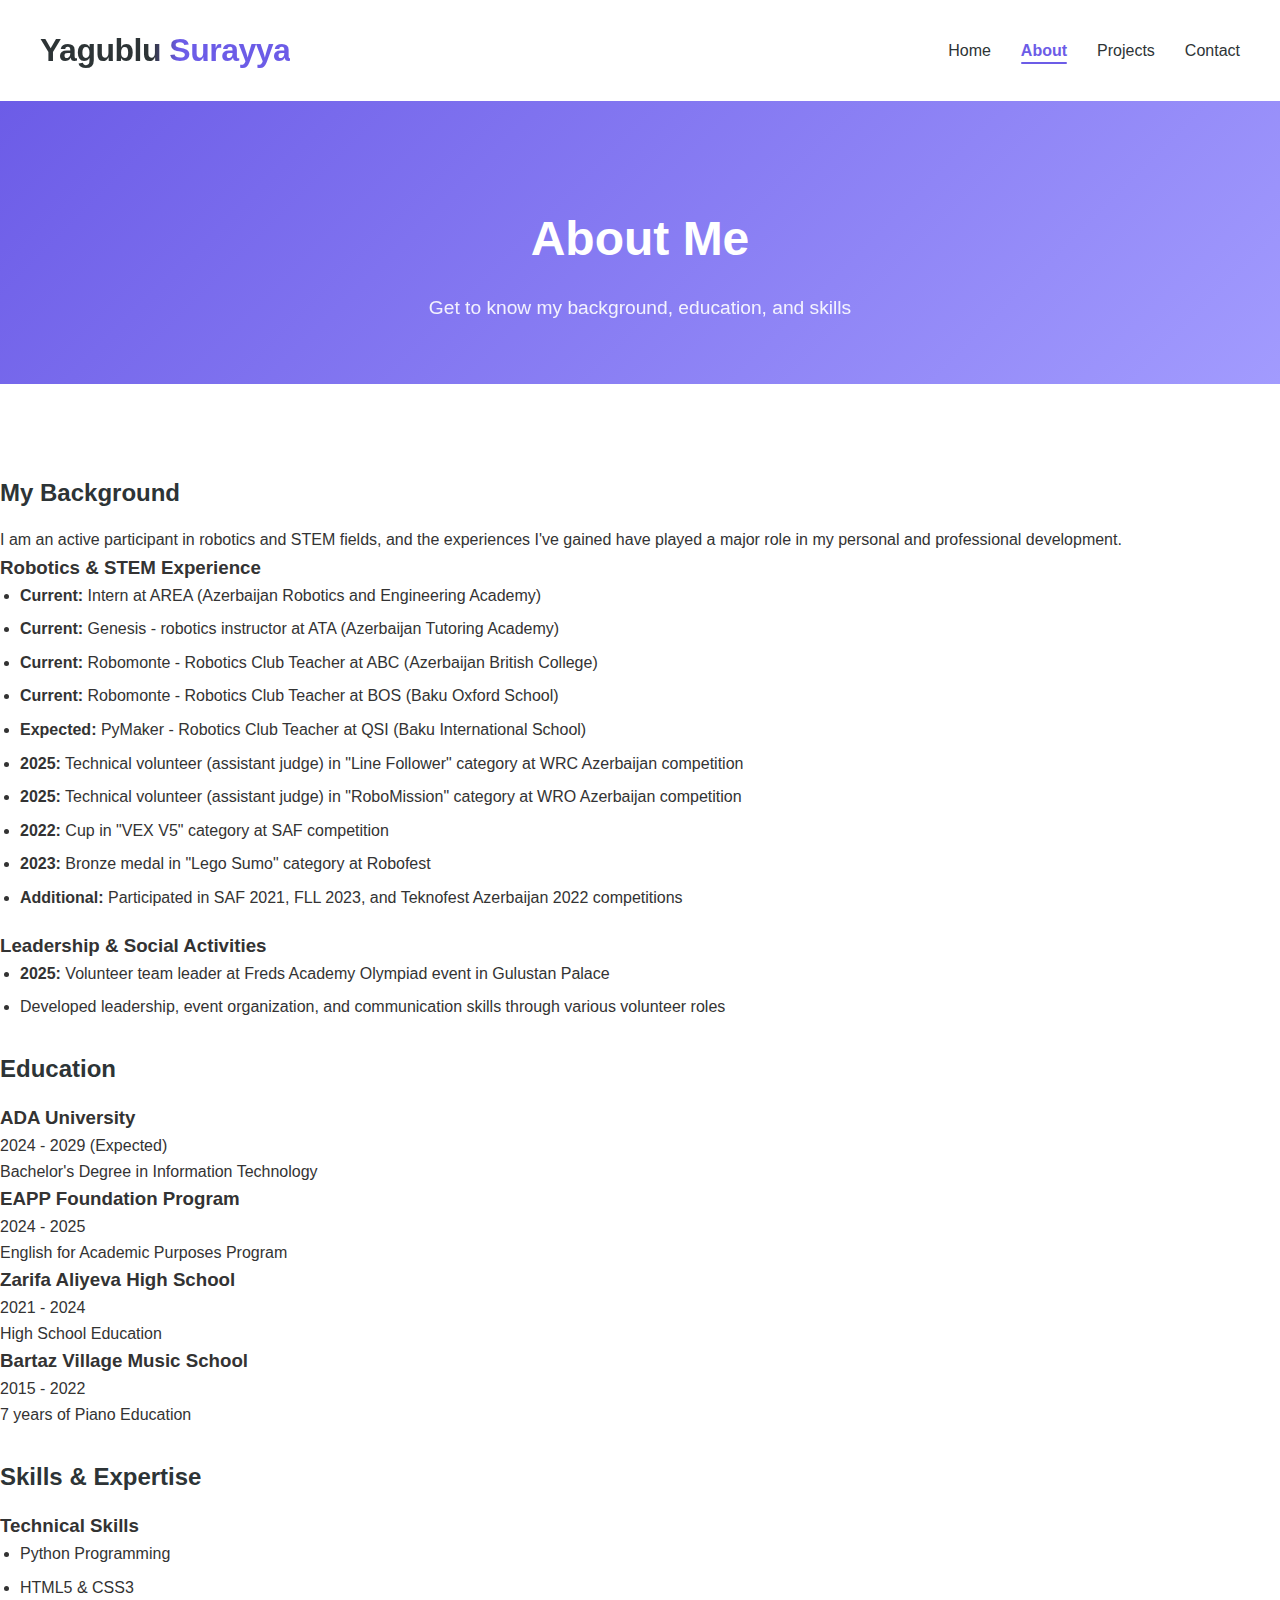
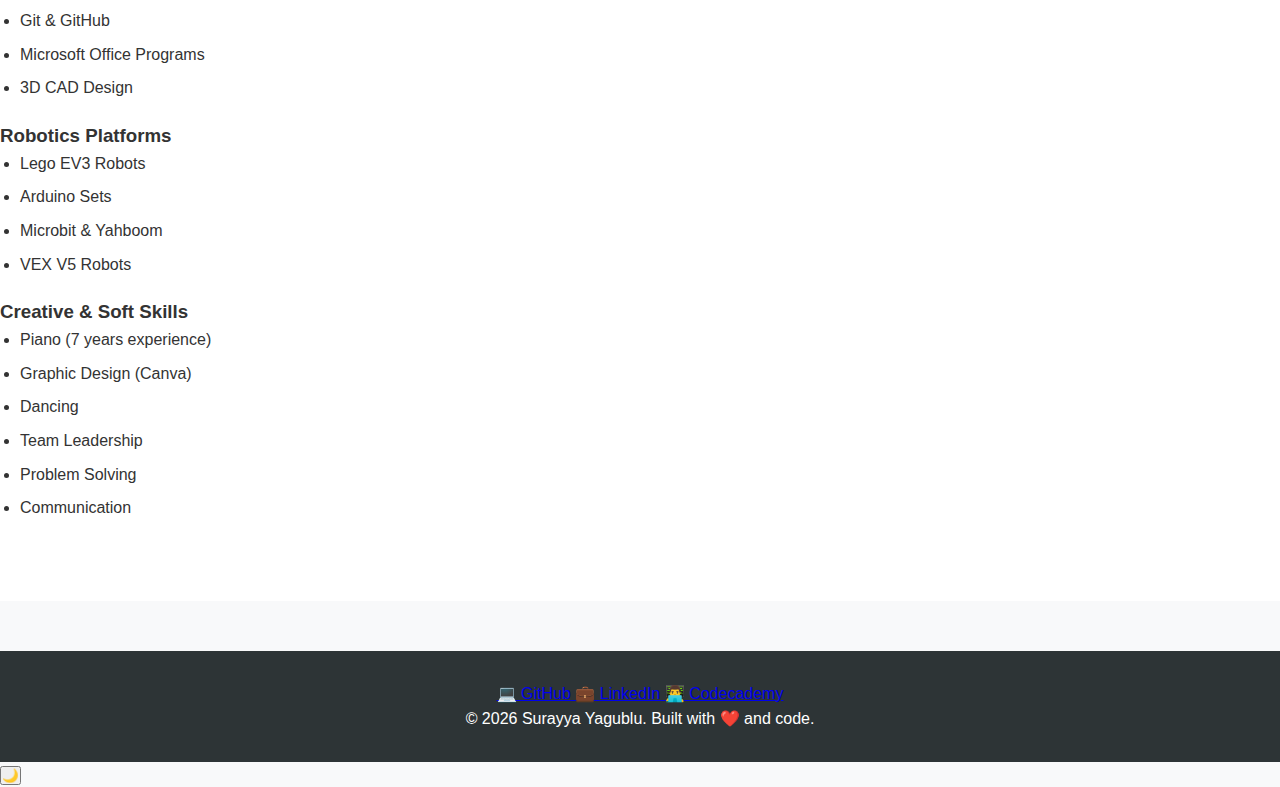
<file: about.html>
<!DOCTYPE html>
<html lang="en">
<head>
    <meta charset="UTF-8">
    <meta name="viewport" content="width=device-width, initial-scale=1.0">
    <title>About Me - Yagub Lu Surayya</title>
    <link rel="stylesheet" href="style.css">
</head>
<body>
    <header>
        <nav>
            <a href="index.html" class="logo">
                <span class="logo-surname">Yagublu</span>
                <span class="logo-givenname">Surayya</span>
            </a>
            <ul>
                <li><a href="index.html">Home</a></li>
                <li><a href="about.html">About</a></li>
                <li><a href="projects.html">Projects</a></li>
                <li><a href="contact.html">Contact</a></li>
            </ul>
        </nav>
    </header>

    <main>
        <section class="page-header">
            <h1>About Me</h1>
            <p>Get to know my background, education, and skills</p>
        </section>

        <section class="about-content">
            <div class="container">
                <!-- Background Section -->
                <div class="about-section">
                    <h2>My Background</h2>
                    <p>I am an active participant in robotics and STEM fields, and the experiences I've gained have played a major role in my personal and professional development.</p>
                    
                    <h3>Robotics & STEM Experience</h3>
                    <ul>
                        <li><strong>Current:</strong> Intern at AREA (Azerbaijan Robotics and Engineering Academy)</li>
                        <li><strong>Current:</strong> Genesis - robotics instructor at ATA (Azerbaijan Tutoring Academy)</li>
                        <li><strong>Current:</strong> Robomonte - Robotics Club Teacher at ABC (Azerbaijan British College)</li>
                        <li><strong>Current:</strong> Robomonte - Robotics Club Teacher at BOS (Baku Oxford School)</li>
                        <li><strong>Expected:</strong> PyMaker - Robotics Club Teacher at QSI (Baku International School)</li>
                        <li><strong>2025:</strong> Technical volunteer (assistant judge) in "Line Follower" category at WRC Azerbaijan competition</li>
                        <li><strong>2025:</strong> Technical volunteer (assistant judge) in "RoboMission" category at WRO Azerbaijan competition</li>
                        <li><strong>2022:</strong> Cup in "VEX V5" category at SAF competition</li>
                        <li><strong>2023:</strong> Bronze medal in "Lego Sumo" category at Robofest</li>
                        <li><strong>Additional:</strong> Participated in SAF 2021, FLL 2023, and Teknofest Azerbaijan 2022 competitions</li>
                    </ul>
                    
                    <h3>Leadership & Social Activities</h3>
                    <ul>
                        <li><strong>2025:</strong> Volunteer team leader at Freds Academy Olympiad event in Gulustan Palace</li>
                        <li>Developed leadership, event organization, and communication skills through various volunteer roles</li>
                    </ul>
                </div>

                <!-- Education Section -->
                <div class="about-section">
                    <h2>Education</h2>
                    <div class="education-timeline">
                        <div class="education-item">
                            <h3>ADA University</h3>
                            <p class="date">2024 - 2029 (Expected)</p>
                            <p>Bachelor's Degree in Information Technology</p>
                        </div>
                        
                        <div class="education-item">
                            <h3>EAPP Foundation Program</h3>
                            <p class="date">2024 - 2025</p>
                            <p>English for Academic Purposes Program</p>
                        </div>
                        
                        <div class="education-item">
                            <h3>Zarifa Aliyeva High School</h3>
                            <p class="date">2021 - 2024</p>
                            <p>High School Education</p>
                        </div>
                        
                        <div class="education-item">
                            <h3>Bartaz Village Music School</h3>
                            <p class="date">2015 - 2022</p>
                            <p>7 years of Piano Education</p>
                        </div>
                    </div>
                </div>

                <!-- Skills Section -->
                <div class="about-section">
                    <h2>Skills & Expertise</h2>
                    
                    <div class="skills-grid">
                        <div class="skill-category">
                            <h3>Technical Skills</h3>
                            <ul class="skill-list">
                                <li>Python Programming</li>
                                <li>HTML5 & CSS3</li>
                                <li>Git & GitHub</li>
                                <li>Microsoft Office Programs</li>
                                <li>3D CAD Design</li>
                            </ul>
                        </div>
                        
                        <div class="skill-category">
                            <h3>Robotics Platforms</h3>
                            <ul class="skill-list">
                                <li>Lego EV3 Robots</li>
                                <li>Arduino Sets</li>
                                <li>Microbit & Yahboom</li>
                                <li>VEX V5 Robots</li>
                            </ul>
                        </div>
                        
                        <div class="skill-category">
                            <h3>Creative & Soft Skills</h3>
                            <ul class="skill-list">
                                <li>Piano (7 years experience)</li>
                                <li>Graphic Design (Canva)</li>
                                <li>Dancing</li>
                                <li>Team Leadership</li>
                                <li>Problem Solving</li>
                                <li>Communication</li>
                            </ul>
                        </div>
                    </div>
                </div>
            </div>
        </section>
    </main>

    <footer>
    <div class="container">
        <!-- Social Links -->
        <div class="social-links">
            <a href="https://github.com/yagublusurayya" target="_blank" class="social-link" title="GitHub">
                <span class="social-icon">💻</span>
                <span class="social-text">GitHub</span>
            </a>
            
            <a href="https://www.linkedin.com/in/surayya-yagublu-819b86350/?trk=PROFILE_DROP_DOWN" target="_blank" class="social-link" title="LinkedIn">
                <span class="social-icon">💼</span>
                <span class="social-text">LinkedIn</span>
            </a>
            
            <a href="https://www.codecademy.com/profiles/yagublusurayya" target="_blank" class="social-link" title="Codecademy">
                <span class="social-icon">👨‍💻</span>
                <span class="social-text">Codecademy</span>
            </a>
        </div>
        
        <!-- Copyright -->
        <p class="copyright">&copy; <span id="current-year"></span> Surayya Yagublu. Built with ❤️ and code.</p>
    </div>
    </footer>

    <!-- Theme Toggle Button -->
    <div class="theme-toggle">
        <button class="toggle-btn" id="themeToggle" aria-label="Toggle dark/light mode">
            🌓
        </button>
    </div>

    <script src="script.js">    </script>
</body>
</html>
</file>
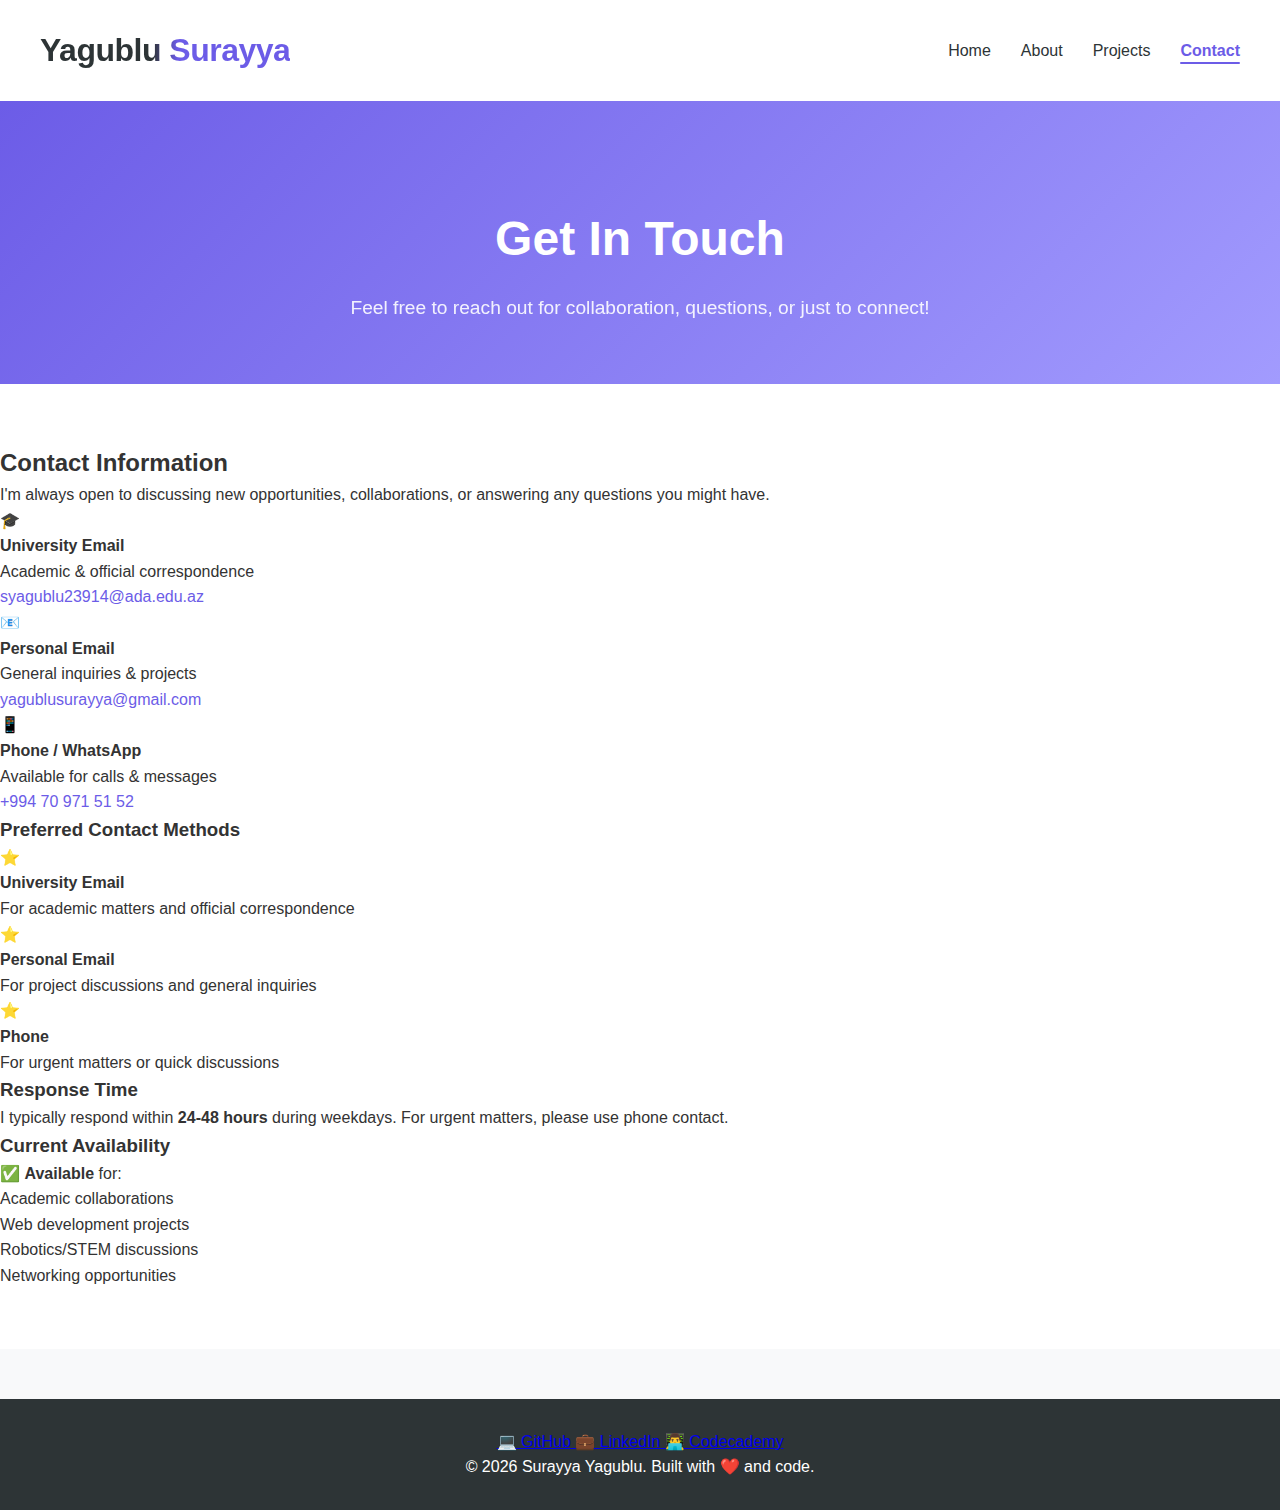
<file: contact.html>
<!DOCTYPE html>
<html lang="en">
<head>
    <meta charset="UTF-8">
    <meta name="viewport" content="width=device-width, initial-scale=1.0">
    <title>Contact - Surayya Yagublu</title>
    <link rel="stylesheet" href="style.css">
</head>
<body>
    <header>
        <nav>
            <a href="index.html" class="logo">Yagublu Surayya</a>
            <ul>
                <li><a href="index.html">Home</a></li>
                <li><a href="about.html">About</a></li>
                <li><a href="projects.html">Projects</a></li>
                <li><a href="contact.html">Contact</a></li>
            </ul>
        </nav>
    </header>

    <main>
        <section class="page-header">
            <div class="container">
                <h1>Get In Touch</h1>
                <p>Feel free to reach out for collaboration, questions, or just to connect!</p>
            </div>
        </section>

        <section class="contact-content">
            <div class="container">
                <div class="contact-info">
                    <h2>Contact Information</h2>
                    <p class="contact-intro">I'm always open to discussing new opportunities, collaborations, or answering any questions you might have.</p>
                    
                    <!-- Contact Details Grid -->
                    <div class="contact-grid">
                        <!-- University Email -->
                        <div class="contact-item">
                            <div class="contact-icon">🎓</div>
                            <div class="contact-text">
                                <h4>University Email</h4>
                                <p>Academic & official correspondence</p>
                                <a href="mailto:syagublu23914@ada.edu.az" class="contact-link">
                                    syagublu23914@ada.edu.az
                                </a>
                            </div>
                        </div>
                        
                        <!-- Personal Email -->
                        <div class="contact-item">
                            <div class="contact-icon">📧</div>
                            <div class="contact-text">
                                <h4>Personal Email</h4>
                                <p>General inquiries & projects</p>
                                <a href="mailto:yagublusurayya@gmail.com" class="contact-link">
                                    yagublusurayya@gmail.com
                                </a>
                            </div>
                        </div>
                        
                        <!-- Phone -->
                        <div class="contact-item">
                            <div class="contact-icon">📱</div>
                            <div class="contact-text">
                                <h4>Phone / WhatsApp</h4>
                                <p>Available for calls & messages</p>
                                <a href="tel:+994709715152" class="contact-link">
                                    +994 70 971 51 52
                                </a>
                            </div>
                        </div>
                    </div>
                    
                    <!-- Preferred Contact Methods -->
                    <div class="contact-note">
                        <h3>Preferred Contact Methods</h3>
                        <div class="preference-list">
                            <div class="preference">
                                <span class="pref-icon">⭐</span>
                                <div>
                                    <h4>University Email</h4>
                                    <p>For academic matters and official correspondence</p>
                                </div>
                            </div>
                            
                            <div class="preference">
                                <span class="pref-icon">⭐</span>
                                <div>
                                    <h4>Personal Email</h4>
                                    <p>For project discussions and general inquiries</p>
                                </div>
                            </div>
                            
                            <div class="preference">
                                <span class="pref-icon">⭐</span>
                                <div>
                                    <h4>Phone</h4>
                                    <p>For urgent matters or quick discussions</p>
                                </div>
                            </div>
                        </div>
                    </div>
                    
                    <!-- Response Time -->
                    <div class="response-time">
                        <h3>Response Time</h3>
                        <p>I typically respond within <strong>24-48 hours</strong> during weekdays. For urgent matters, please use phone contact.</p>
                    </div>
                    
                    <!-- Current Status -->
                    <div class="status-box">
                        <h3>Current Availability</h3>
                        <p class="status-active">✅ <strong>Available</strong> for:</p>
                        <ul>
                            <li>Academic collaborations</li>
                            <li>Web development projects</li>
                            <li>Robotics/STEM discussions</li>
                            <li>Networking opportunities</li>
                        </ul>
                    </div>
                </div>
            </div>
        </section>
    </main>

    <footer>
        <div class="container">
            <!-- Social Links -->
            <div class="social-links">
                <a href="https://github.com/yagublusurayya" target="_blank" class="social-link" title="GitHub">
                    <span class="social-icon">💻</span>
                    <span class="social-text">GitHub</span>
                </a>
                
                <a href="https://www.linkedin.com/in/surayya-yagublu-819b86350/?trk=PROFILE_DROP_DOWN" target="_blank" class="social-link" title="LinkedIn">
                    <span class="social-icon">💼</span>
                    <span class="social-text">LinkedIn</span>
                </a>
                
                <a href="https://www.codecademy.com/profiles/yagublusurayya" target="_blank" class="social-link" title="Codecademy">
                    <span class="social-icon">👨‍💻</span>
                    <span class="social-text">Codecademy</span>
                </a>
            </div>
            
            <!-- Copyright -->
            <p class="copyright">&copy; <span id="current-year"></span> Surayya Yagublu. Built with ❤️ and code.</p>
        </div>
    </footer>

    <script src="script.js"></script>
</body>
</html>
</file>
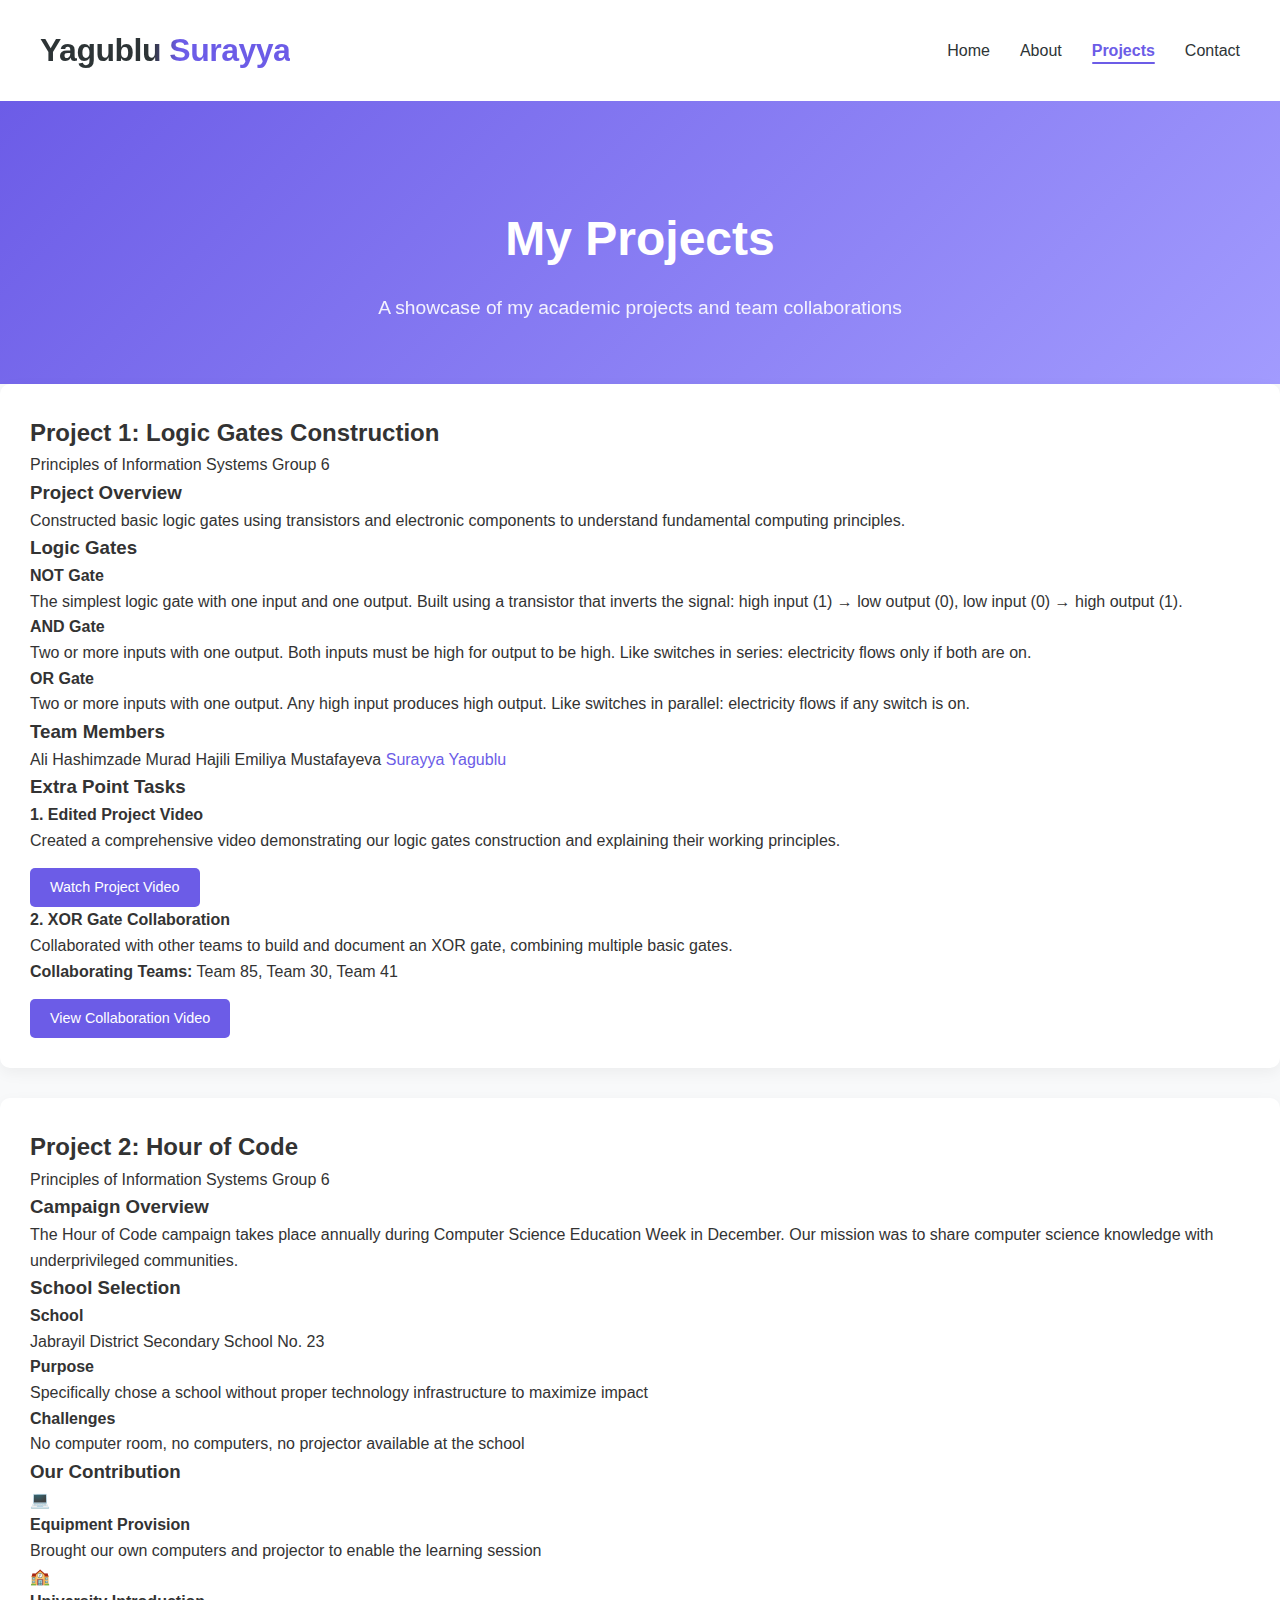
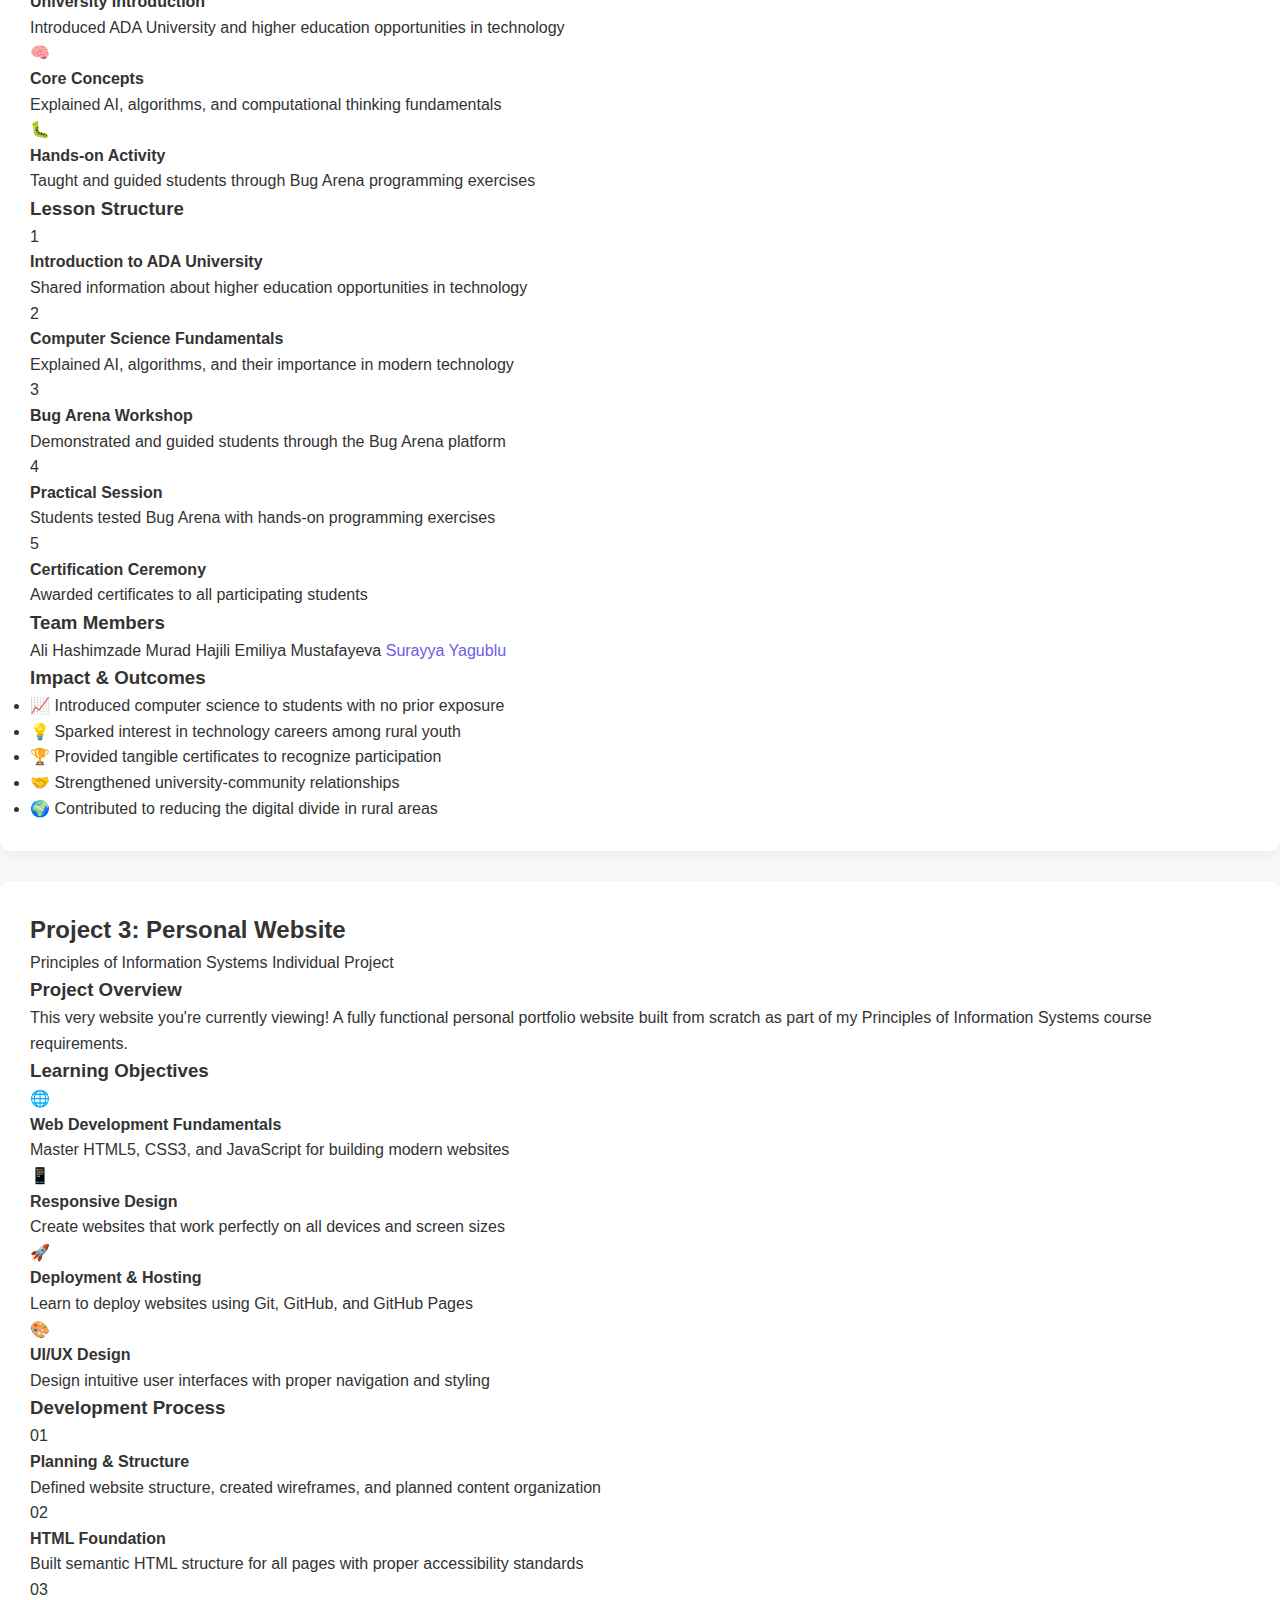
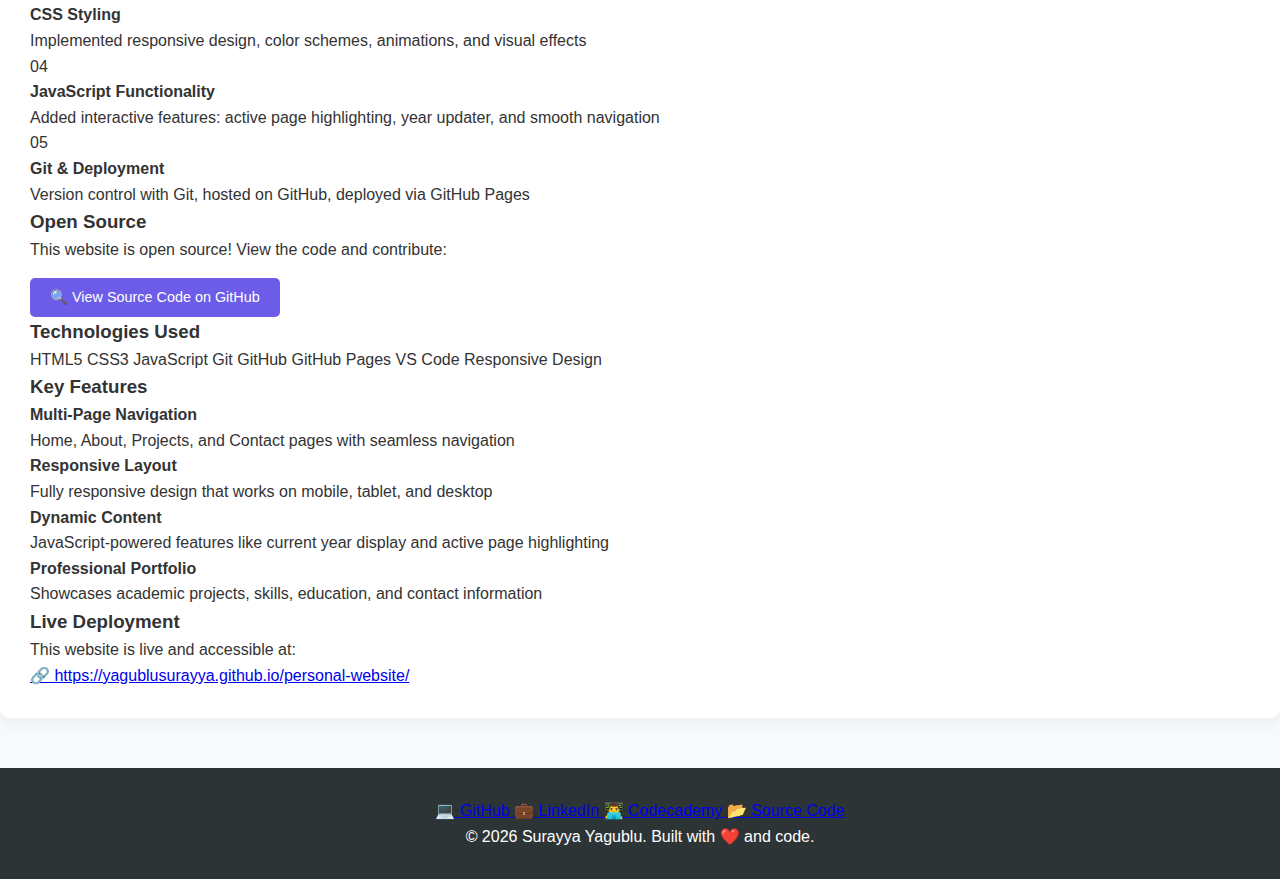
<file: projects.html>
<!DOCTYPE html>
<html lang="en">
<head>
    <meta charset="UTF-8">
    <meta name="viewport" content="width=device-width, initial-scale=1.0">
    <title>Projects - Surayya Yagublu</title>
    <link rel="stylesheet" href="style.css">
</head>
<body>
    <header>
        <nav>
            <a href="index.html" class="logo">
                <span class="logo-surname">Yagublu</span>
                <span class="logo-givenname">Surayya</span>
            </a>
            <ul>
                <li><a href="index.html">Home</a></li>
                <li><a href="about.html">About</a></li>
                <li><a href="projects.html">Projects</a></li>
                <li><a href="contact.html">Contact</a></li>
            </ul>
        </nav>
    </header>

    <main>
        <section class="page-header">
            <h1>My Projects</h1>
            <p>A showcase of my academic projects and team collaborations</p>
        </section>

        <section class="projects-content">
            <div class="container">
                <!-- Project 1 -->
                <div class="project-card">
                    <div class="project-header">
                        <h2>Project 1: Logic Gates Construction</h2>
                        <span class="project-course">Principles of Information Systems</span>
                        <span class="project-team">Group 6</span>
                    </div>
                    
                    <div class="project-body">
                        <h3>Project Overview</h3>
                        <p>Constructed basic logic gates using transistors and electronic components to understand fundamental computing principles.</p>
                        
                        <h3>Logic Gates</h3>
                        <div class="logic-gates">
                            <div class="gate">
                                <h4>NOT Gate</h4>
                                <p>The simplest logic gate with one input and one output. Built using a transistor that inverts the signal: high input (1) → low output (0), low input (0) → high output (1).</p>
                            </div>
                            
                            <div class="gate">
                                <h4>AND Gate</h4>
                                <p>Two or more inputs with one output. Both inputs must be high for output to be high. Like switches in series: electricity flows only if both are on.</p>
                            </div>
                            
                            <div class="gate">
                                <h4>OR Gate</h4>
                                <p>Two or more inputs with one output. Any high input produces high output. Like switches in parallel: electricity flows if any switch is on.</p>
                            </div>
                        </div>
                        
                        <h3>Team Members</h3>
                        <div class="team-members">
                            <span class="member">Ali Hashimzade</span>
                            <span class="member">Murad Hajili</span>
                            <span class="member">Emiliya Mustafayeva</span>
                            <span class="member highlight">Surayya Yagublu</span>
                        </div>
                        
                        <h3>Extra Point Tasks</h3>
                        <div class="extra-tasks">
                            <div class="task">
                                <h4>1. Edited Project Video </h4>
                                <p>Created a comprehensive video demonstrating our logic gates construction and explaining their working principles.</p>
                                <a href="https://youtu.be/0kS47c2MSdM?si=nisyIaDroSuKHYNb" target="_blank" class="btn-small">
                                     Watch Project Video
                                </a>
                            </div>
                            
                            <div class="task">
                                <h4>2. XOR Gate Collaboration</h4>
                                <p>Collaborated with other teams to build and document an XOR gate, combining multiple basic gates.</p>
                                <p><strong>Collaborating Teams:</strong> Team 85, Team 30, Team 41</p>
                                <a href="https://youtu.be/eJ2J68m-yTM?si=4NP1n2n0fWOUky668" target="_blank" class="btn-small">
                                     View Collaboration Video
                                </a>
                            </div>
                        </div>
                    </div>
                </div>
                
                <!-- Project 2: Hour of Code -->
                <div class="project-card">
                    <div class="project-header">
                        <h2>Project 2: Hour of Code </h2>
                        <span class="project-course">Principles of Information Systems</span>
                        <span class="project-team">Group 6</span>
                    </div>
                    
                    <div class="project-body">
                        <h3>Campaign Overview</h3>
                        <p>The Hour of Code campaign takes place annually during Computer Science Education Week in December. Our mission was to share computer science knowledge with underprivileged communities.</p>
                        
                        <h3>School Selection</h3>
                        <div class="school-info">
                            <div class="info-box">
                                <h4>School</h4>
                                <p>Jabrayil District Secondary School No. 23</p>
                            </div>
                            
                            <div class="info-box">
                                <h4>Purpose</h4>
                                <p>Specifically chose a school without proper technology infrastructure to maximize impact</p>
                            </div>
                            
                            <div class="info-box">
                                <h4>Challenges</h4>
                                <p>No computer room, no computers, no projector available at the school</p>
                            </div>
                        </div>
                        
                        <h3>Our Contribution</h3>
                        <div class="contribution-grid">
                            <div class="contribution">
                                <div class="cont-icon">💻</div>
                                <h4>Equipment Provision</h4>
                                <p>Brought our own computers and projector to enable the learning session</p>
                            </div>
                            
                            <div class="contribution">
                                <div class="cont-icon">🏫</div>
                                <h4>University Introduction</h4>
                                <p>Introduced ADA University and higher education opportunities in technology</p>
                            </div>
                            
                            <div class="contribution">
                                <div class="cont-icon">🧠</div>
                                <h4>Core Concepts</h4>
                                <p>Explained AI, algorithms, and computational thinking fundamentals</p>
                            </div>
                            
                            <div class="contribution">
                                <div class="cont-icon">🐛</div>
                                <h4>Hands-on Activity</h4>
                                <p>Taught and guided students through Bug Arena programming exercises</p>
                            </div>
                        </div>
                        
                        <h3>Lesson Structure</h3>
                        <div class="lesson-timeline">
                            <div class="timeline-item">
                                <div class="timeline-marker">1</div>
                                <div class="timeline-content">
                                    <h4>Introduction to ADA University</h4>
                                    <p>Shared information about higher education opportunities in technology</p>
                                </div>
                            </div>
                            
                            <div class="timeline-item">
                                <div class="timeline-marker">2</div>
                                <div class="timeline-content">
                                    <h4>Computer Science Fundamentals</h4>
                                    <p>Explained AI, algorithms, and their importance in modern technology</p>
                                </div>
                            </div>
                            
                            <div class="timeline-item">
                                <div class="timeline-marker">3</div>
                                <div class="timeline-content">
                                    <h4>Bug Arena Workshop</h4>
                                    <p>Demonstrated and guided students through the Bug Arena platform</p>
                                </div>
                            </div>
                            
                            <div class="timeline-item">
                                <div class="timeline-marker">4</div>
                                <div class="timeline-content">
                                    <h4>Practical Session</h4>
                                    <p>Students tested Bug Arena with hands-on programming exercises</p>
                                </div>
                            </div>
                            
                            <div class="timeline-item">
                                <div class="timeline-marker">5</div>
                                <div class="timeline-content">
                                    <h4>Certification Ceremony</h4>
                                    <p>Awarded certificates to all participating students</p>
                                </div>
                            </div>
                        </div>
                        
                        <h3>Team Members</h3>
                        <div class="team-members">
                            <span class="member">Ali Hashimzade</span>
                            <span class="member">Murad Hajili</span>
                            <span class="member">Emiliya Mustafayeva</span>
                            <span class="member highlight">Surayya Yagublu</span>
                        </div>
                        
                        <h3>Impact & Outcomes</h3>
                        <ul class="impact-list">
                            <li>📈 Introduced computer science to students with no prior exposure</li>
                            <li>💡 Sparked interest in technology careers among rural youth</li>
                            <li>🏆 Provided tangible certificates to recognize participation</li>
                            <li>🤝 Strengthened university-community relationships</li>
                            <li>🌍 Contributed to reducing the digital divide in rural areas</li>
                        </ul>
                    </div>
                </div>
                
                <!-- Project 3: Personal Website (THIS WEBSITE!) -->
                <div class="project-card highlight-card">
                    <div class="project-header">
                        <h2>Project 3: Personal Website</h2>
                        <span class="project-course">Principles of Information Systems</span>
                        <span class="project-team">Individual Project</span>
                    </div>
                    
                    <div class="project-body">
                        <h3>Project Overview</h3>
                        <p>This very website you're currently viewing! A fully functional personal portfolio website built from scratch as part of my Principles of Information Systems course requirements.</p>
                        
                        <h3>Learning Objectives</h3>
                        <div class="objectives-grid">
                            <div class="objective">
                                <div class="obj-icon">🌐</div>
                                <h4>Web Development Fundamentals</h4>
                                <p>Master HTML5, CSS3, and JavaScript for building modern websites</p>
                            </div>
                            
                            <div class="objective">
                                <div class="obj-icon">📱</div>
                                <h4>Responsive Design</h4>
                                <p>Create websites that work perfectly on all devices and screen sizes</p>
                            </div>
                            
                            <div class="objective">
                                <div class="obj-icon">🚀</div>
                                <h4>Deployment & Hosting</h4>
                                <p>Learn to deploy websites using Git, GitHub, and GitHub Pages</p>
                            </div>
                            
                            <div class="objective">
                                <div class="obj-icon">🎨</div>
                                <h4>UI/UX Design</h4>
                                <p>Design intuitive user interfaces with proper navigation and styling</p>
                            </div>
                        </div>
                        
                        <h3>Development Process</h3>
                        <div class="process-timeline">
                            <div class="process-step">
                                <div class="step-number">01</div>
                                <div class="step-content">
                                    <h4>Planning & Structure</h4>
                                    <p>Defined website structure, created wireframes, and planned content organization</p>
                                </div>
                            </div>
                            
                            <div class="process-step">
                                <div class="step-number">02</div>
                                <div class="step-content">
                                    <h4>HTML Foundation</h4>
                                    <p>Built semantic HTML structure for all pages with proper accessibility standards</p>
                                </div>
                            </div>
                            
                            <div class="process-step">
                                <div class="step-number">03</div>
                                <div class="step-content">
                                    <h4>CSS Styling</h4>
                                    <p>Implemented responsive design, color schemes, animations, and visual effects</p>
                                </div>
                            </div>
                            
                            <div class="process-step">
                                <div class="step-number">04</div>
                                <div class="step-content">
                                    <h4>JavaScript Functionality</h4>
                                    <p>Added interactive features: active page highlighting, year updater, and smooth navigation</p>
                                </div>
                            </div>
                            
                            <div class="process-step">
                                <div class="step-number">05</div>
                                <div class="step-content">
                                    <h4>Git & Deployment</h4>
                                    <p>Version control with Git, hosted on GitHub, deployed via GitHub Pages</p>
                                </div>
                            </div>
                        </div>

                        <h3>Open Source</h3>
                        <p>This website is open source! View the code and contribute:</p>
<a href="https://github.com/yagublusurayya/personal-website" 
   target="_blank" 
   class="btn-small">
    🔍 View Source Code on GitHub
</a>
                        
                        <h3>Technologies Used</h3>
                        <div class="tech-stack">
                            <span class="tech">HTML5</span>
                            <span class="tech">CSS3</span>
                            <span class="tech">JavaScript</span>
                            <span class="tech">Git</span>
                            <span class="tech">GitHub</span>
                            <span class="tech">GitHub Pages</span>
                            <span class="tech">VS Code</span>
                            <span class="tech">Responsive Design</span>
                        </div>
                        
                        <h3>Key Features</h3>
                        <div class="features-grid">
                            <div class="feature">
                                <h4>Multi-Page Navigation</h4>
                                <p>Home, About, Projects, and Contact pages with seamless navigation</p>
                            </div>
                            
                            <div class="feature">
                                <h4>Responsive Layout</h4>
                                <p>Fully responsive design that works on mobile, tablet, and desktop</p>
                            </div>
                            
                            <div class="feature">
                                <h4>Dynamic Content</h4>
                                <p>JavaScript-powered features like current year display and active page highlighting</p>
                            </div>
                            
                            <div class="feature">
                                <h4>Professional Portfolio</h4>
                                <p>Showcases academic projects, skills, education, and contact information</p>
                            </div>
                        </div>
                        
                        <h3>Live Deployment</h3>
                        <div class="deployment-info">
                            <p>This website is live and accessible at:</p>
                            <div class="url-box">
                                <a href="https://yagublusurayya.github.io/personal-website/" target="_blank" class="live-url">
                                    🔗 https://yagublusurayya.github.io/personal-website/
                                </a>
                            </div>
                        </div>
                    </div>
                </div>
            </div>
        </section>
    </main>

    <footer>
    <div class="container">
        <!-- Social Links -->
        <div class="social-links">
            <a href="https://github.com/yagublusurayya" target="_blank" class="social-link" title="GitHub">
                <span class="social-icon">💻</span>
                <span class="social-text">GitHub</span>
            </a>
            
            <a href="https://www.linkedin.com/in/surayya-yagublu-819b86350/?trk=PROFILE_DROP_DOWN" target="_blank" class="social-link" title="LinkedIn">
                <span class="social-icon">💼</span>
                <span class="social-text">LinkedIn</span>
            </a>
            
            <a href="https://www.codecademy.com/profiles/yagublusurayya" target="_blank" class="social-link" title="Codecademy">
                <span class="social-icon">👨‍💻</span>
                <span class="social-text">Codecademy</span>
            </a>

            <a href="https://github.com/yagublusurayya/personal-website" 
                target="_blank" 
                class="social-link" 
                title="Website Source Code">
                    <span class="social-icon">📂</span>
                    <span class="social-text">Source Code</span>
            </a>
        </div>
        
        <!-- Copyright -->
        <p class="copyright">&copy; <span id="current-year"></span> Surayya Yagublu. Built with ❤️ and code.</p>
    </div>
    </footer>

    <script src="script.js"></script>
</body>
</html>
</file>
<file: style.css>
/* Reset default browser styles */
* {
    margin: 0;
    padding: 0;
    box-sizing: border-box;
}

body {
    font-family: 'Arial', sans-serif;
    line-height: 1.6;
    color: #333;
    background-color: #f8f9fa;
}

/* Navigation */
nav {
    display: flex;
    justify-content: space-between;
    align-items: center;
    padding: 20px 40px;
    background-color: white;
    box-shadow: 0 2px 10px rgba(0, 0, 0, 0.1);
}

.logo {
    font-size: 1.8rem;
    font-weight: bold;
    color: #2d3436;
    text-decoration: none;
}

nav ul {
    display: flex;
    list-style: none;
}

nav ul li {
    margin-left: 30px;
}

nav ul li a {
    text-decoration: none;
    color: #2d3436;
    font-weight: 500;
    transition: color 0.3s;
}

nav ul li a:hover {
    color: #6c5ce7;
}

/* Hero Section */
.hero {
    padding: 80px 40px;
    min-height: 80vh;
    display: flex;
    align-items: center;
    justify-content: center;
}

.profile-container {
    display: flex;
    align-items: center;
    gap: 60px;
    max-width: 1200px;
    margin: 0 auto;
}

/* Profile Photo */
.profile-photo {
    flex: 1;
    text-align: center;
}

.profile-photo img {
    width: 300px;
    height: 300px;
    border-radius: 50%;
    object-fit: cover;
    border: 8px solid white;
    box-shadow: 0 10px 30px rgba(0, 0, 0, 0.1);
}

/* Profile Text */
.profile-text {
    flex: 1;
}

.profile-text h1 {
    font-size: 3rem;
    margin-bottom: 10px;
    color: #2d3436;
}

.highlight {
    color: #6c5ce7;
}

.profile-text h2 {
    font-size: 1.5rem;
    color: #636e72;
    margin-bottom: 20px;
    font-weight: normal;
}

.summary {
    font-size: 1.1rem;
    line-height: 1.8;
    color: #555;
    margin-bottom: 30px;
    max-width: 600px;
}

/* Buttons */
.cta-buttons {
    display: flex;
    gap: 20px;
}

.btn {
    display: inline-block;
    padding: 12px 30px;
    background-color: #6c5ce7;
    color: white;
    text-decoration: none;
    border-radius: 5px;
    font-weight: 500;
    transition: all 0.3s;
    border: 2px solid #6c5ce7;
}

.btn:hover {
    background-color: #5a4bd1;
    transform: translateY(-2px);
    box-shadow: 0 5px 15px rgba(106, 92, 231, 0.2);
}

.btn-outline {
    background-color: transparent;
    color: #6c5ce7;
}

.btn-outline:hover {
    background-color: #6c5ce7;
    color: white;
}

/* Responsive Design */
@media (max-width: 900px) {
    .profile-container {
        flex-direction: column;
        text-align: center;
        gap: 40px;
    }
    
    .profile-text h1 {
        font-size: 2.5rem;
    }
    
    .profile-photo img {
        width: 250px;
        height: 250px;
    }
    
    .cta-buttons {
        justify-content: center;
        flex-wrap: wrap;
    }
}

@media (max-width: 600px) {
    nav {
        flex-direction: column;
        gap: 20px;
        padding: 20px;
    }
    
    nav ul {
        flex-wrap: wrap;
        justify-content: center;
        gap: 15px;
    }
    
    nav ul li {
        margin-left: 0;
    }
    
    .hero {
        padding: 60px 20px;
    }
}

/* Footer Styles */
footer {
    background-color: #2d3436;
    color: white;
    text-align: center;
    padding: 30px 0;
    margin-top: 50px;
}

footer .container {
    max-width: 1200px;
    margin: 0 auto;
    padding: 0 20px;
}

footer p {
    margin: 0;
    font-size: 1rem;
}

/* Page Header */
.page-header {
    padding: 100px 0 60px;
    text-align: center;
    background: linear-gradient(135deg, #6c5ce7, #a29bfe);
    color: white;
}

.page-header h1 {
    font-size: 3rem;
    margin-bottom: 15px;
}

.page-header p {
    font-size: 1.2rem;
    opacity: 0.9;
}

/* About Page */
.about-content {
    padding: 60px 0;
    background-color: #fff;
}

.about-content h2 {
    color: #2d3436;
    margin: 30px 0 15px;
}

.about-content ul {
    list-style-type: disc;
    margin-left: 20px;
    margin-bottom: 20px;
}

.about-content li {
    margin-bottom: 8px;
}

/* Projects Page */
.projects-grid {
    padding: 60px 0;
    background-color: #f1f2f6;
}

.project-card {
    background: white;
    padding: 30px;
    border-radius: 10px;
    margin-bottom: 30px;
    box-shadow: 0 5px 15px rgba(0,0,0,0.05);
}

.btn-small {
    display: inline-block;
    padding: 8px 20px;
    background-color: #6c5ce7;
    color: white;
    text-decoration: none;
    border-radius: 5px;
    margin-top: 15px;
    font-size: 0.9rem;
}

/* Contact Page */
.contact-content {
    padding: 60px 0;
    background-color: #fff;
}

.contact-info a {
    color: #6c5ce7;
    text-decoration: none;
}

.contact-info a:hover {
    text-decoration: underline;
}

/* Active page highlight in navigation */
nav a.active {
    color: #6c5ce7;
    font-weight: bold;
    position: relative;
}

nav a.active::after {
    content: '';
    position: absolute;
    bottom: -5px;
    left: 0;
    width: 100%;
    height: 2px;
    background-color: #6c5ce7;
    border-radius: 2px;
}

/* Modern Gradient Logo */
.logo {
    font-size: 2rem;
    font-weight: 800;
    text-decoration: none;
    display: inline-block;
    padding: 5px 0;
    background: linear-gradient(90deg, #2d3436 0%, #2d3436 45%, #6c5ce7 55%, #6c5ce7 100%);
    -webkit-background-clip: text;
    background-clip: text;
    color: transparent;
    position: relative;
    transition: all 0.4s ease;
    letter-spacing: -0.5px;
}

.logo:hover {
    background: linear-gradient(90deg, #6c5ce7 0%, #fd79a8 50%, #00cec9 100%);
    -webkit-background-clip: text;
    background-clip: text;
    transform: translateY(-3px);
    text-shadow: 0 5px 15px rgba(106, 92, 231, 0.1);
}

/* Animated underline */
.logo::after {
    content: '';
    position: absolute;
    bottom: 0;
    left: 0;
    width: 100%;
    height: 2px;
    background: linear-gradient(90deg, #6c5ce7, #fd79a8, #00cec9);
    border-radius: 2px;
    transform: scaleX(0);
    transition: transform 0.4s ease;
}

.logo:hover::after {
    transform: scaleX(1);
}
</file>
